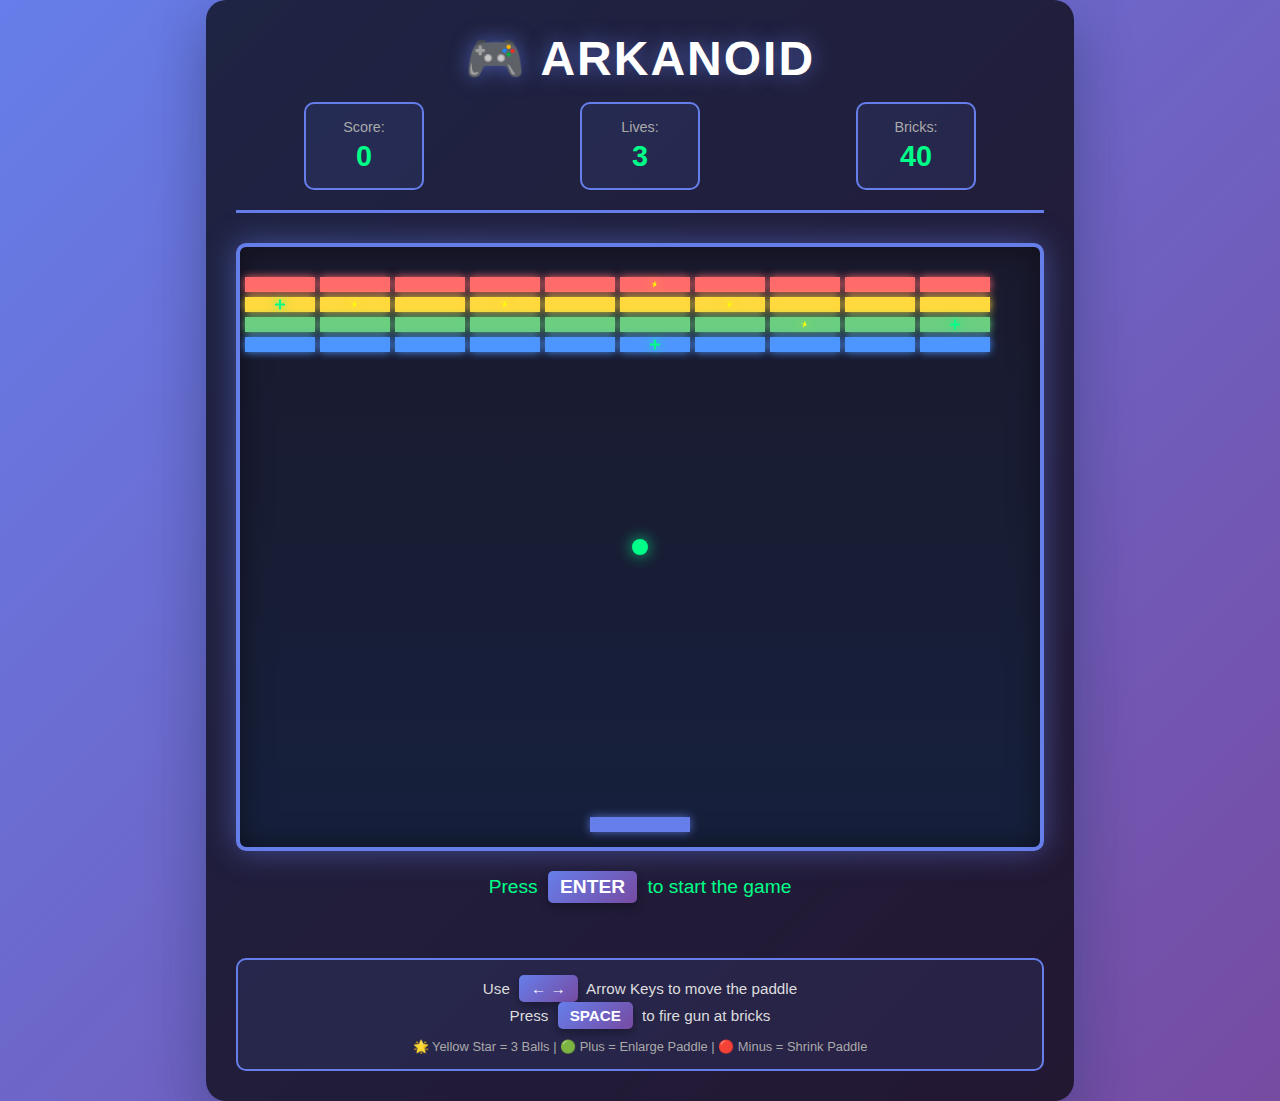
<file: index.html>
<!DOCTYPE html>
<html lang="en">
<head>
    <meta charset="UTF-8">
    <meta name="viewport" content="width=device-width, initial-scale=1.0">
    <title>Arkanoid Game</title>
    <link rel="stylesheet" href="style.css">
</head>
<body>
    <div class="container">
        <div class="game-header">
            <h1>🎮 ARKANOID</h1>
            <div class="stats">
                <div class="stat-item">
                    <span class="label">Score:</span>
                    <span class="value" id="score">0</span>
                </div>
                <div class="stat-item">
                    <span class="label">Lives:</span>
                    <span class="value" id="lives">3</span>
                </div>
                <div class="stat-item">
                    <span class="label">Bricks:</span>
                    <span class="value" id="bricks">0</span>
                </div>
            </div>
        </div>

        <canvas id="gameCanvas" width="800" height="600"></canvas>

        <div class="game-info">
            <p id="startMessage">Press <span class="key">ENTER</span> to start the game</p>
            <p id="gameStatus"></p>
        </div>

        <div class="controls">
            <p>Use <span class="key">← →</span> Arrow Keys to move the paddle</p>
            <p>Press <span class="key">SPACE</span> to fire gun at bricks</p>
            <p style="font-size: 0.85em; margin-top: 10px; color: #aaa;">
                🌟 Yellow Star = 3 Balls | 🟢 Plus = Enlarge Paddle | 🔴 Minus = Shrink Paddle
            </p>
        </div>
    </div>

    <!-- Audio elements -->
    <audio id="paddleSound" src="[data-uri]" preload="auto"></audio>
    <audio id="brickSound" src="[data-uri]" preload="auto"></audio>
    <audio id="gameOverSound" src="[data-uri]" preload="auto"></audio>
    <audio id="winSound" src="[data-uri]" preload="auto"></audio>

    <script src="script.js"></script>
</body>
</html>
</file>
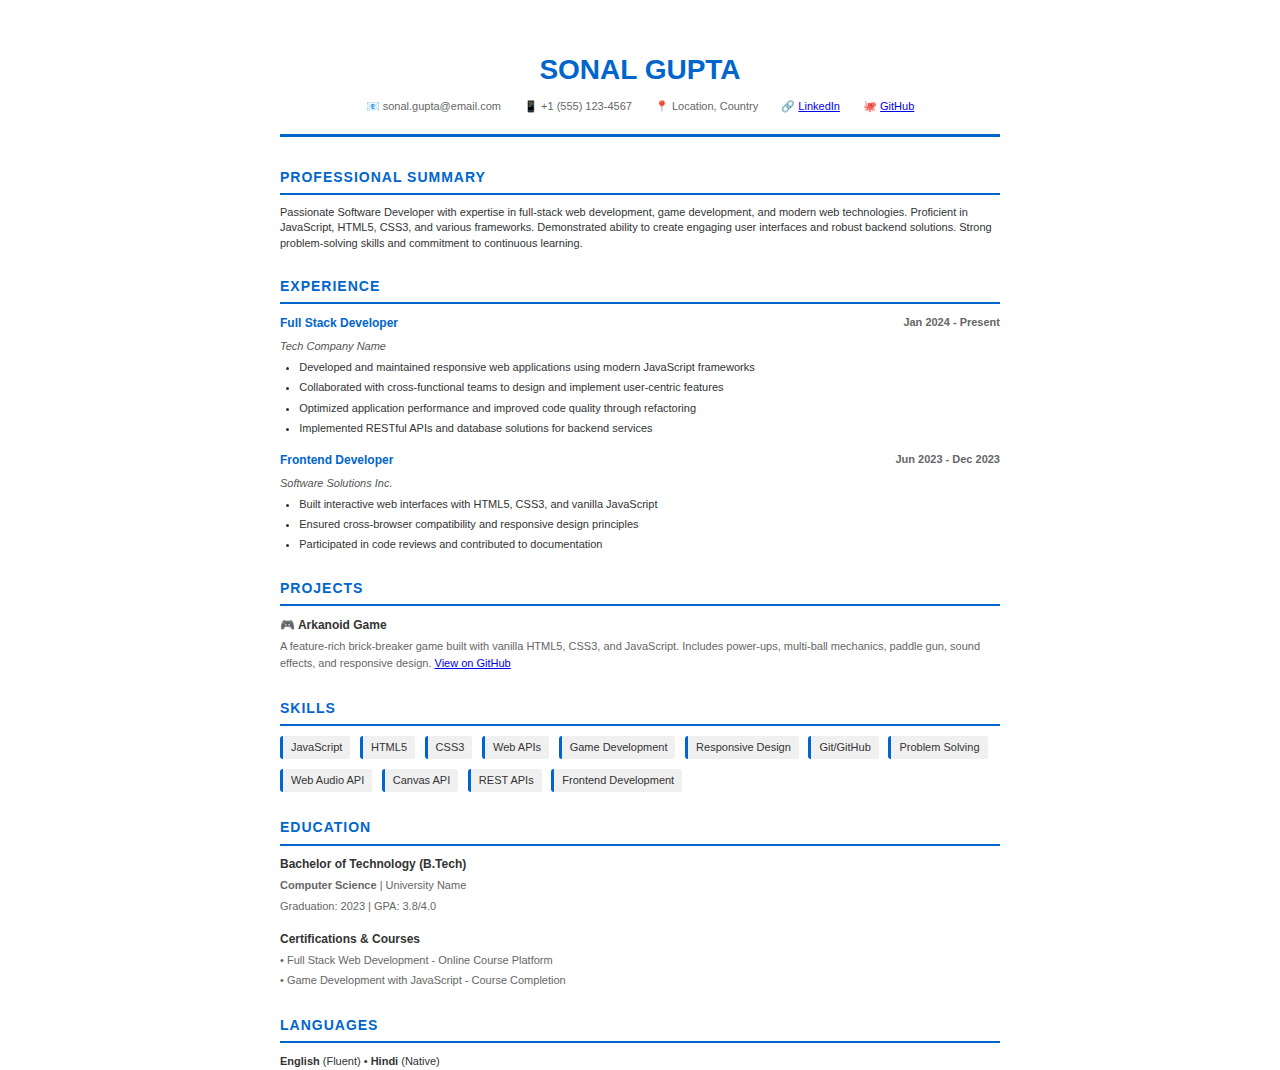
<file: resume.html>
<!DOCTYPE html>
<html lang="en">
<head>
    <meta charset="UTF-8">
    <meta name="viewport" content="width=device-width, initial-scale=1.0">
    <title>Sonal Gupta - Software Developer Resume</title>
    <style>
        * {
            margin: 0;
            padding: 0;
            box-sizing: border-box;
        }

        body {
            font-family: 'Segoe UI', Tahoma, Geneva, Verdana, sans-serif;
            line-height: 1.6;
            color: #333;
            background: white;
        }

        .container {
            max-width: 8.5in;
            height: 11in;
            margin: 0 auto;
            padding: 0.5in;
            background: white;
        }

        header {
            text-align: center;
            margin-bottom: 0.3in;
            border-bottom: 3px solid #0066cc;
            padding-bottom: 0.2in;
        }

        header h1 {
            font-size: 28px;
            color: #0066cc;
            margin-bottom: 0.05in;
        }

        .contact-info {
            font-size: 11px;
            color: #666;
        }

        .contact-info span {
            margin: 0 10px;
        }

        section {
            margin-bottom: 0.25in;
        }

        h2 {
            font-size: 14px;
            font-weight: bold;
            color: #0066cc;
            border-bottom: 2px solid #0066cc;
            padding-bottom: 0.05in;
            margin-bottom: 0.1in;
            text-transform: uppercase;
            letter-spacing: 1px;
        }

        .job, .education-item, .project {
            margin-bottom: 0.15in;
        }

        .job-header {
            display: flex;
            justify-content: space-between;
            font-weight: bold;
            font-size: 12px;
            margin-bottom: 0.05in;
        }

        .job-title {
            color: #0066cc;
        }

        .job-date {
            color: #666;
            font-size: 11px;
        }

        .company {
            font-style: italic;
            color: #555;
            font-size: 11px;
            margin-bottom: 0.05in;
        }

        ul {
            margin-left: 0.2in;
            font-size: 11px;
        }

        li {
            margin-bottom: 0.05in;
            line-height: 1.4;
        }

        .skills-container {
            display: flex;
            flex-wrap: wrap;
            gap: 0.1in;
            font-size: 11px;
        }

        .skill-tag {
            background: #f0f0f0;
            padding: 3px 8px;
            border-radius: 3px;
            border-left: 3px solid #0066cc;
        }

        .education-item h3 {
            font-weight: bold;
            font-size: 12px;
            color: #333;
            margin-bottom: 0.03in;
        }

        .education-item p {
            font-size: 11px;
            color: #666;
            margin-bottom: 0.03in;
        }

        .project h3 {
            font-weight: bold;
            font-size: 12px;
            color: #333;
            margin-bottom: 0.03in;
        }

        .project p {
            font-size: 11px;
            color: #666;
        }

        @media print {
            body {
                margin: 0;
                padding: 0;
            }
            .container {
                margin: 0;
                box-shadow: none;
            }
        }
    </style>
</head>
<body>
    <div class="container">
        <header>
            <h1>SONAL GUPTA</h1>
            <div class="contact-info">
                <span>📧 sonal.gupta@email.com</span>
                <span>📱 +1 (555) 123-4567</span>
                <span>📍 Location, Country</span>
                <span>🔗 <a href="https://www.linkedin.com/in/sonal-gupta-software-developer/">LinkedIn</a></span>
                <span>🐙 <a href="https://github.com/sonalaggarwal555">GitHub</a></span>
            </div>
        </header>

        <section>
            <h2>Professional Summary</h2>
            <p style="font-size: 11px; line-height: 1.4;">
                Passionate Software Developer with expertise in full-stack web development, game development, and modern web technologies. 
                Proficient in JavaScript, HTML5, CSS3, and various frameworks. Demonstrated ability to create engaging user interfaces and robust backend solutions. 
                Strong problem-solving skills and commitment to continuous learning.
            </p>
        </section>

        <section>
            <h2>Experience</h2>
            
            <div class="job">
                <div class="job-header">
                    <span class="job-title">Full Stack Developer</span>
                    <span class="job-date">Jan 2024 - Present</span>
                </div>
                <div class="company">Tech Company Name</div>
                <ul>
                    <li>Developed and maintained responsive web applications using modern JavaScript frameworks</li>
                    <li>Collaborated with cross-functional teams to design and implement user-centric features</li>
                    <li>Optimized application performance and improved code quality through refactoring</li>
                    <li>Implemented RESTful APIs and database solutions for backend services</li>
                </ul>
            </div>

            <div class="job">
                <div class="job-header">
                    <span class="job-title">Frontend Developer</span>
                    <span class="job-date">Jun 2023 - Dec 2023</span>
                </div>
                <div class="company">Software Solutions Inc.</div>
                <ul>
                    <li>Built interactive web interfaces with HTML5, CSS3, and vanilla JavaScript</li>
                    <li>Ensured cross-browser compatibility and responsive design principles</li>
                    <li>Participated in code reviews and contributed to documentation</li>
                </ul>
            </div>
        </section>

        <section>
            <h2>Projects</h2>
            
            <div class="project">
                <h3>🎮 Arkanoid Game</h3>
                <p>
                    A feature-rich brick-breaker game built with vanilla HTML5, CSS3, and JavaScript. 
                    Includes power-ups, multi-ball mechanics, paddle gun, sound effects, and responsive design. 
                    <a href="https://github.com/sonalaggarwal555/My_Arkanoid">View on GitHub</a>
                </p>
            </div>
        </section>

        <section>
            <h2>Skills</h2>
            <div class="skills-container">
                <span class="skill-tag">JavaScript</span>
                <span class="skill-tag">HTML5</span>
                <span class="skill-tag">CSS3</span>
                <span class="skill-tag">Web APIs</span>
                <span class="skill-tag">Game Development</span>
                <span class="skill-tag">Responsive Design</span>
                <span class="skill-tag">Git/GitHub</span>
                <span class="skill-tag">Problem Solving</span>
                <span class="skill-tag">Web Audio API</span>
                <span class="skill-tag">Canvas API</span>
                <span class="skill-tag">REST APIs</span>
                <span class="skill-tag">Frontend Development</span>
            </div>
        </section>

        <section>
            <h2>Education</h2>
            
            <div class="education-item">
                <h3>Bachelor of Technology (B.Tech)</h3>
                <p><strong>Computer Science</strong> | University Name</p>
                <p>Graduation: 2023 | GPA: 3.8/4.0</p>
            </div>

            <div class="education-item">
                <h3>Certifications & Courses</h3>
                <p>• Full Stack Web Development - Online Course Platform</p>
                <p>• Game Development with JavaScript - Course Completion</p>
            </div>
        </section>

        <section>
            <h2>Languages</h2>
            <p style="font-size: 11px;">
                <strong>English</strong> (Fluent) • <strong>Hindi</strong> (Native)
            </p>
        </section>
    </div>
</body>
</html>
</file>
<file: style.css>
* {
    margin: 0;
    padding: 0;
    box-sizing: border-box;
}

body {
    font-family: 'Segoe UI', Tahoma, Geneva, Verdana, sans-serif;
    background: linear-gradient(135deg, #667eea 0%, #764ba2 100%);
    min-height: 100vh;
    display: flex;
    align-items: center;
    justify-content: center;
    color: white;
}

.container {
    background: rgba(0, 0, 0, 0.7);
    border-radius: 20px;
    padding: 30px;
    box-shadow: 0 20px 60px rgba(0, 0, 0, 0.3), 0 0 40px rgba(102, 126, 234, 0.4);
    max-width: 900px;
    animation: slideIn 0.6s ease-out;
}

@keyframes slideIn {
    from {
        opacity: 0;
        transform: translateY(30px);
    }
    to {
        opacity: 1;
        transform: translateY(0);
    }
}

.game-header {
    text-align: center;
    margin-bottom: 30px;
    border-bottom: 3px solid #667eea;
    padding-bottom: 20px;
}

.game-header h1 {
    font-size: 3em;
    margin-bottom: 15px;
    text-shadow: 0 0 20px rgba(102, 126, 234, 0.6);
    letter-spacing: 2px;
    animation: glow 2s ease-in-out infinite;
}

@keyframes glow {
    0%, 100% {
        text-shadow: 0 0 20px rgba(102, 126, 234, 0.6);
    }
    50% {
        text-shadow: 0 0 30px rgba(102, 126, 234, 0.9);
    }
}

.stats {
    display: flex;
    justify-content: space-around;
    gap: 20px;
    flex-wrap: wrap;
}

.stat-item {
    display: flex;
    flex-direction: column;
    align-items: center;
    background: rgba(102, 126, 234, 0.1);
    padding: 15px 25px;
    border-radius: 10px;
    border: 2px solid #667eea;
    min-width: 120px;
    transition: all 0.3s ease;
}

.stat-item:hover {
    background: rgba(102, 126, 234, 0.2);
    transform: scale(1.05);
}

.stat-item .label {
    font-size: 0.9em;
    color: #aaa;
    margin-bottom: 5px;
}

.stat-item .value {
    font-size: 1.8em;
    font-weight: bold;
    color: #00ff88;
}

#gameCanvas {
    display: block;
    margin: 0 auto 20px;
    background: linear-gradient(180deg, #1a1a2e 0%, #16213e 100%);
    border: 4px solid #667eea;
    border-radius: 10px;
    box-shadow: 0 0 30px rgba(102, 126, 234, 0.5), inset 0 0 30px rgba(0, 0, 0, 0.5);
    cursor: none;
}

.game-info {
    text-align: center;
    margin-bottom: 15px;
    min-height: 60px;
}

#startMessage {
    font-size: 1.2em;
    color: #00ff88;
    animation: pulse 1.5s ease-in-out infinite;
}

@keyframes pulse {
    0%, 100% {
        opacity: 1;
    }
    50% {
        opacity: 0.5;
    }
}

#gameStatus {
    font-size: 1.5em;
    font-weight: bold;
    margin-top: 10px;
    min-height: 30px;
}

.game-status-win {
    color: #00ff88;
    text-shadow: 0 0 10px #00ff88;
}

.game-status-lose {
    color: #ff4444;
    text-shadow: 0 0 10px #ff4444;
}

.controls {
    text-align: center;
    padding: 15px;
    background: rgba(102, 126, 234, 0.1);
    border-radius: 10px;
    border: 2px solid #667eea;
    font-size: 0.95em;
    color: #ddd;
}

.key {
    background: linear-gradient(135deg, #667eea, #764ba2);
    padding: 5px 12px;
    border-radius: 5px;
    font-weight: bold;
    color: white;
    box-shadow: 0 4px 8px rgba(0, 0, 0, 0.3);
    display: inline-block;
    margin: 0 5px;
}

/* Responsive design */
@media (max-width: 900px) {
    .container {
        padding: 20px;
    }

    .game-header h1 {
        font-size: 2em;
    }

    #gameCanvas {
        max-width: 100%;
        height: auto;
    }

    .stats {
        gap: 10px;
    }

    .stat-item {
        min-width: 90px;
        padding: 10px 15px;
    }
}
</file>
